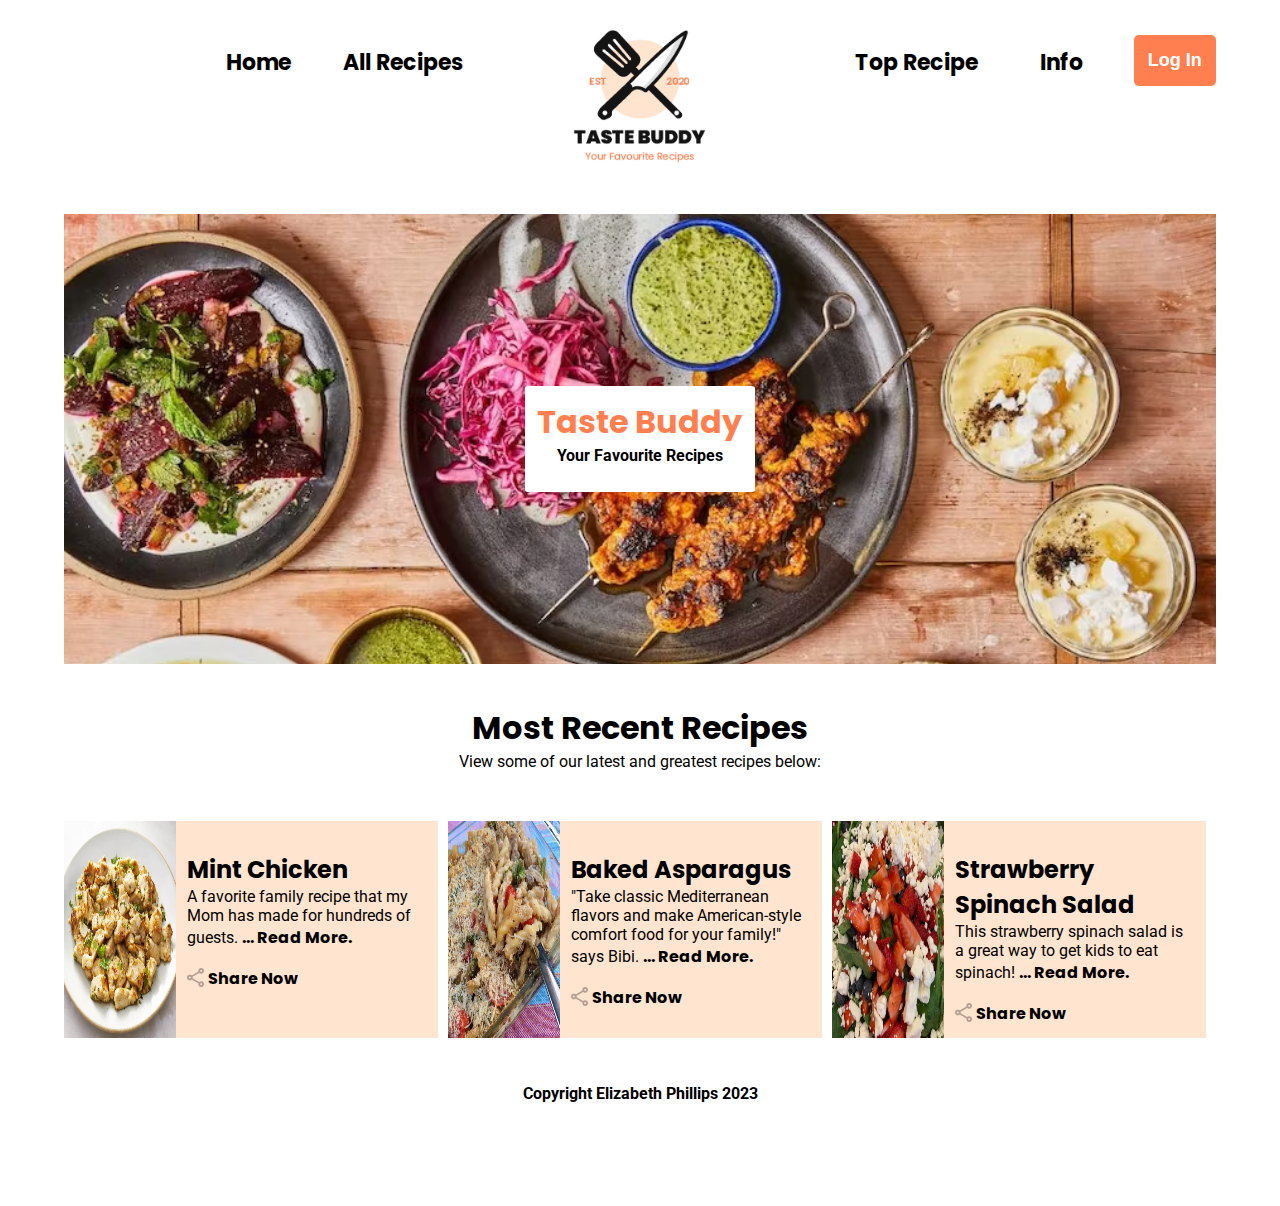
<file: index.html>
<!DOCTYPE html>
<html lang="en">
<head>
    <meta charset="UTF-8">
    <meta http-equiv="X-UA-Compatible" content="IE=edge">
    <meta name="viewport" content="width=device-width, initial-scale=1.0">

    <link rel="stylesheet" href="style.css">
    <link rel="preconnect" href="https://fonts.googleapis.com">
    <link rel="preconnect" href="https://fonts.gstatic.com" crossorigin>
    <link href="https://fonts.googleapis.com/css2?family=Poppins:ital,wght@0,400;0,700;1,400;1,700&family=Roboto:wght@300&display=swap" rel="stylesheet">
    
    <title>Odin Recipes - Taste Buddy</title>
</head>
<body class="homepage">

    <div id="wrapper">

        <div id="header">

            <div id="share"></div>

            <div id="nav-one" class="nav">
                <ul>
                    <li><a href="#">Home</a></li>
                    <li><a href="#">All Recipes</a></li>
                </ul>
            </div>

            <div id="logo"><a href="#"><img src="recipes/images/logo.png" alt="Odin Recipes Logo"></a></div>
            
            <div id="nav-two" class="nav">
                <ul>
                    <li><a href="#">Top Recipe</a></li>
                    <li><a href="#">Info</a></li>
                </ul>
            </div> 

            <div id="profile"><button href="#">Log In</button></div>


        </div><!-- #header end --> 
        
        <div id="content">

            <div id="billboard">
                
                <div id="hello-text">

                    <h1>Taste Buddy</h1>
                    <p>Your Favourite Recipes</p>

                </div>
            </div>

            <div id="divider-headline">

                <h1>Most Recent Recipes</h1>

                <p>View some of our latest and greatest recipes below:</p>

            </div>

            <div id="recipes">

                <!-- <ul id="latest-list">
                    <li><a href="recipes/mint-chicken.html"><img src="recipes/images/mint-chicken-dish.webp" alt="Mint Chicken Dish"></a>
                        <span class="hide meal-title"><a href="recipes/mint-chicken.html">Mint Chicken</a></span></li>
                    <li><a href="recipes/baked-asparagus.html"><img src="recipes/images/baked-asparagus-dish.webp" alt="Baked Asparagus and Mushroom Dish"></a>
                        <span class="hide meal-title"><a href="recipes/baked-asparagus.html">Baked Asparagus and Mushroom</a></span></li>
                    <li><a href="recipes/strawberry-spinah.html"><img src="recipes/images/strawberry-spinach-dish.webp" alt="Strawberry Spinach Salad "></a>
                        <span class="hide meal-title"><a href="recipes/strawberry-spinah.html">Strawberry Spinach Salad</a></span></li> 
                </ul>-->

                <div class="recipe">

                    <img src="recipes/images/mint-chicken-dish.webp" alt="Mint Chicken Dish">
                    
                    <div class="recipe-info">

                        <h2>Mint Chicken</h2>
                        <p>A favorite family recipe that my Mom has made for hundreds of guests. <a href="recipes/mint-chicken.html">... Read More.</a></p>

                        <div class="share">
                            <img src="recipes/images/share.png" alt="Share">
                            <p><a href="#">Share Now</a></p>

                        </div>
                    </div>
                </div>

                <div class="recipe">

                    <img src="recipes/images/baked-asparagus-dish.webp" alt="Baked Asparagus dish">
                    
                    <div class="recipe-info">

                        <h2>Baked Asparagus</h2>
                        <p>"Take classic Mediterranean flavors and make American-style comfort food for your family!" says Bibi. <a href="recipes/baked-asparagus.html">... Read More.</a></p>

                        <div class="share">
                            <img src="recipes/images/share.png" alt="Share">
                            <p><a href="#">Share Now</a></p>

                        </div>
                    </div>
                </div>

                <div class="recipe">

                    <img src="recipes/images/strawberry-spinach-dish.webp" alt="Strawberry Spinach Salad">
                    
                    <div class="recipe-info">

                        <h2>Strawberry Spinach Salad</h2>
                        <p>This strawberry spinach salad is a great way to get kids to eat spinach! <a href="recipes/strawberry-spinah.html">... Read More.</a></p>

                        <div class="share">
                            <img src="recipes/images/share.png" alt="Share">
                            <p><a href="#">Share Now</a></p>
                    </div>
                </div>

            </div>

        </div><!-- #content end --> 

        <div id="footer">

            <p>Copyright Elizabeth Phillips 2023</p>


        </div><!-- #footer end --> 

    </div><!-- #wrapper end --> 

    
</body>
</html>
</file>
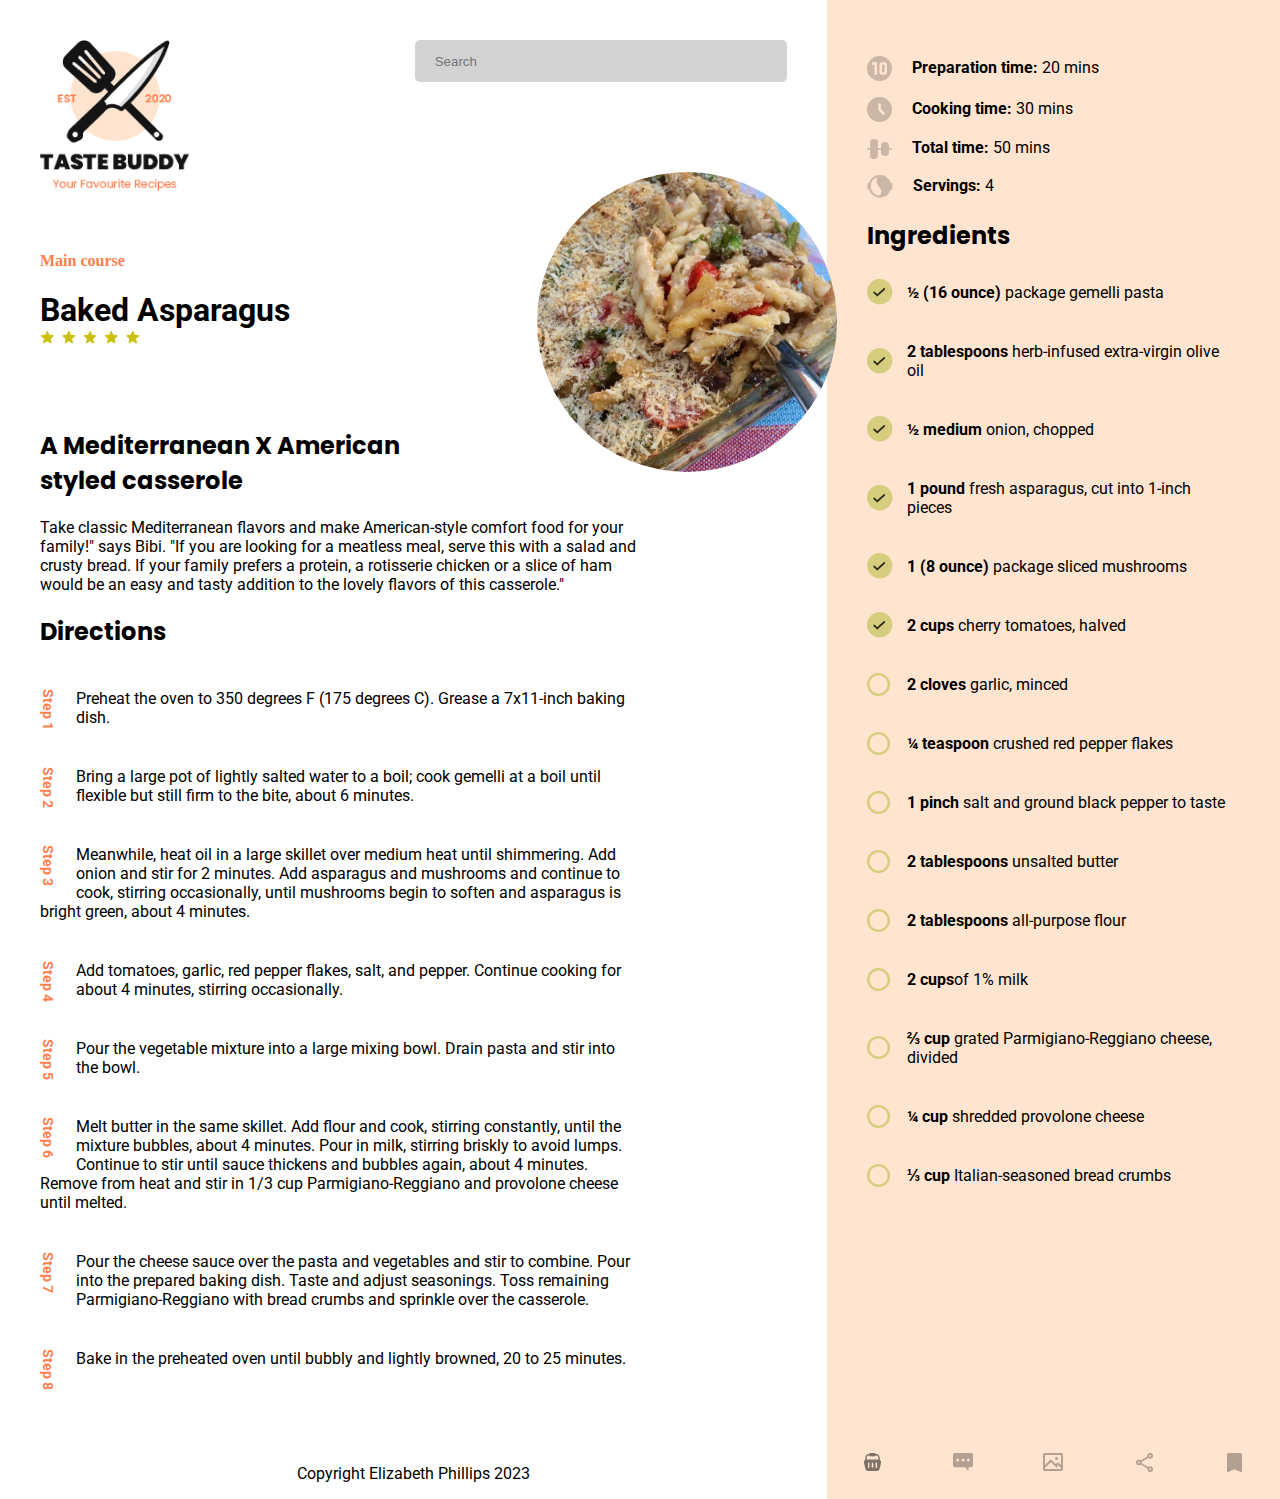
<file: recipes/baked-asparagus.html>
<!DOCTYPE html>
<html lang="en">
<head>
    <meta charset="UTF-8">
    <meta http-equiv="X-UA-Compatible" content="IE=edge">
    <meta name="viewport" content="width=device-width, initial-scale=1.0">

    <link rel="stylesheet" href="../style.css">
    <link rel="preconnect" href="https://fonts.googleapis.com">
    <link rel="preconnect" href="https://fonts.gstatic.com" crossorigin>
    <link href="https://fonts.googleapis.com/css2?family=Poppins:ital,wght@0,400;0,700;1,400;1,700&family=Roboto:wght@300&display=swap" rel="stylesheet">

    <title>Odin Recipes - Baked Asparagus</title>
</head>
<body class="recipepage">
    
    <div id="wrapper">

        <div id="main-content">

            <a href="../index.html"><img id="logo" src="images/logo.png" alt="Taste Buddy"></a>
            <input id="search" placeholder="Search">

            <div class="recipe-heading">

                <h4>Main course</h4>

                <h1>Baked Asparagus</h1>
                <p><img class="fivestars" src="images/fivestars.png" alt="star rating"></p>

                <img class="dishimage" src="images/baked-asparagus-dish.webp" alt="Baked Asparagus">

            </div>

            <div class="recipe-directions">

                <div class="recipe-intro">

                    <h2>A Mediterranean X American styled casserole</h2>
                    <p>Take classic Mediterranean flavors and make American-style comfort food for your family!" says Bibi. 
                        "If you are looking for a meatless meal, serve this with a salad and crusty bread. 
                        If your family prefers a protein, a rotisserie chicken or a slice of ham would be an easy and tasty addition to the lovely flavors of this casserole."</p>

                </div>

                <h2>Directions</h2>
                <ol>
                    <li><span class="step-no">Step 1</span><span class="steps">Preheat the oven to 350 degrees F (175 degrees C). Grease a 7x11-inch baking dish.</span></li>
            
                    <li><span class="step-no">Step 2</span><span class="steps">Bring a large pot of lightly salted water to a boil; cook gemelli at a boil until flexible but still firm to the bite, about 6 minutes.</span></li>

                    <li><span class="step-no">Step 3</span><span class="steps">Meanwhile, heat oil in a large skillet over medium heat until shimmering. Add onion and stir for 2 minutes. 
                        Add asparagus and mushrooms and continue to cook, stirring occasionally, until mushrooms begin to soften and asparagus is bright green, about 4 minutes.</span></li>
        
                    <li><span class="step-no">Step 4</span><span class="steps">Add tomatoes, garlic, red pepper flakes, salt, and pepper. 
                        Continue cooking for about 4 minutes, stirring occasionally.</span></li>
                    
                    <li><span class="step-no">Step 5</span><span class="steps">Pour the vegetable mixture into a large mixing bowl. Drain pasta and stir into the bowl.</span></li>
                    
                    <li><span class="step-no">Step 6</span><span class="steps">Melt butter in the same skillet. Add flour and cook, stirring constantly, until the mixture bubbles, about 4 minutes. 
                        Pour in milk, stirring briskly to avoid lumps. Continue to stir until sauce thickens and bubbles again, about 4 minutes. Remove from heat and stir in 1/3 cup Parmigiano-Reggiano and provolone cheese until melted.</span></li>
                    
                    <li><span class="step-no">Step 7</span><span class="steps">Pour the cheese sauce over the pasta and vegetables and stir to combine. 
                        Pour into the prepared baking dish. Taste and adjust seasonings. Toss remaining Parmigiano-Reggiano with bread crumbs and sprinkle over the casserole.</span></li>
                    
                    <li><span class="step-no">Step 8</span><span class="steps">Bake in the preheated oven until bubbly and lightly browned, 20 to 25 minutes.</span></li>
                </ol>

            </div>

            <div class="copyright">
                <p>Copyright Elizabeth Phillips 2023</p>
            </div>

        </div><!-- End Main-content -->

        <div id="side-content">

            <div id="quick-info">

                <p><img src="images/ten.png" alt="Preparation time">Preparation time: <span>20 mins</span></p>

                <p><img src="images/time.png" alt="Cooking time">Cooking time: <span>30 mins</span></p>

                <p><img src="images/trend.png" alt="Total time">Total time: <span>50 mins</span></p>

                <p><img src="images/halfhalf.png" alt="Servings">Servings: <span>4</span></p>

            </div><!-- End Quick-info -->

            <div id="ingredients">

                <h2>Ingredients</h2>

                <ul>

                    <li  class="done"><span>½ (16 ounce)</span> package gemelli pasta</li>

                    <li  class="done"><span>2 tablespoons</span> herb-infused extra-virgin olive oil</li>
                        
                    <li  class="done"><span>½ medium</span> onion, chopped</li>
                        
                    <li  class="done"><span>1 pound</span> fresh asparagus, cut into 1-inch pieces</li>
                        
                    <li  class="done"><span>1 (8 ounce)</span> package sliced mushrooms</li>
                        
                    <li  class="done"><span>2 cups</span> cherry tomatoes, halved</li>
                    
                    <li class="not-done"><span>2 cloves</span> garlic, minced</li>
                    
                    <li class="not-done"><span>¼ teaspoon</span> crushed red pepper flakes</li>
                    
                    <li class="not-done"><span>1 pinch</span> salt and ground black pepper to taste</li>
                    
                    <li class="not-done"><span>2 tablespoons</span> unsalted butter</li>
                    
                    <li class="not-done"><span>2 tablespoons</span> all-purpose flour</li>
                    
                    <li class="not-done"><span>2 cups</span>of 1% milk</li>
                    
                    <li class="not-done"><span>⅔ cup</span> grated Parmigiano-Reggiano cheese, divided</li>
                    
                    <li class="not-done"><span>¼ cup</span> shredded provolone cheese</li>
                    
                    <li class="not-done"><span>⅓ cup</span> Italian-seasoned bread crumbs</li>

                </ul>

                <div class="add-links">

                   <a href="#"><img src="images/basket.png" alt="Add items to basket" title="Add items to basket"></a>
                   <a href="#"><img src="images/comment.png" alt="Comment" title="Leave a comment"></a>
                   <a href="#"><img src="images/image.png" alt="Upload image" title="Upload your own image"></a>
                   <a href="#"><img src="images/share.png" alt="Share" title="Share"></a>
                   <a href="#"><img src="images/bookmark.png" alt="Bookmark" title="Bookmark this page"></a>

                </div>

            </div><!-- End ingredients -->
            
        </div><!-- End side-content -->

    </div><!-- End wrapper -->
    
</body>
</html>
</file>
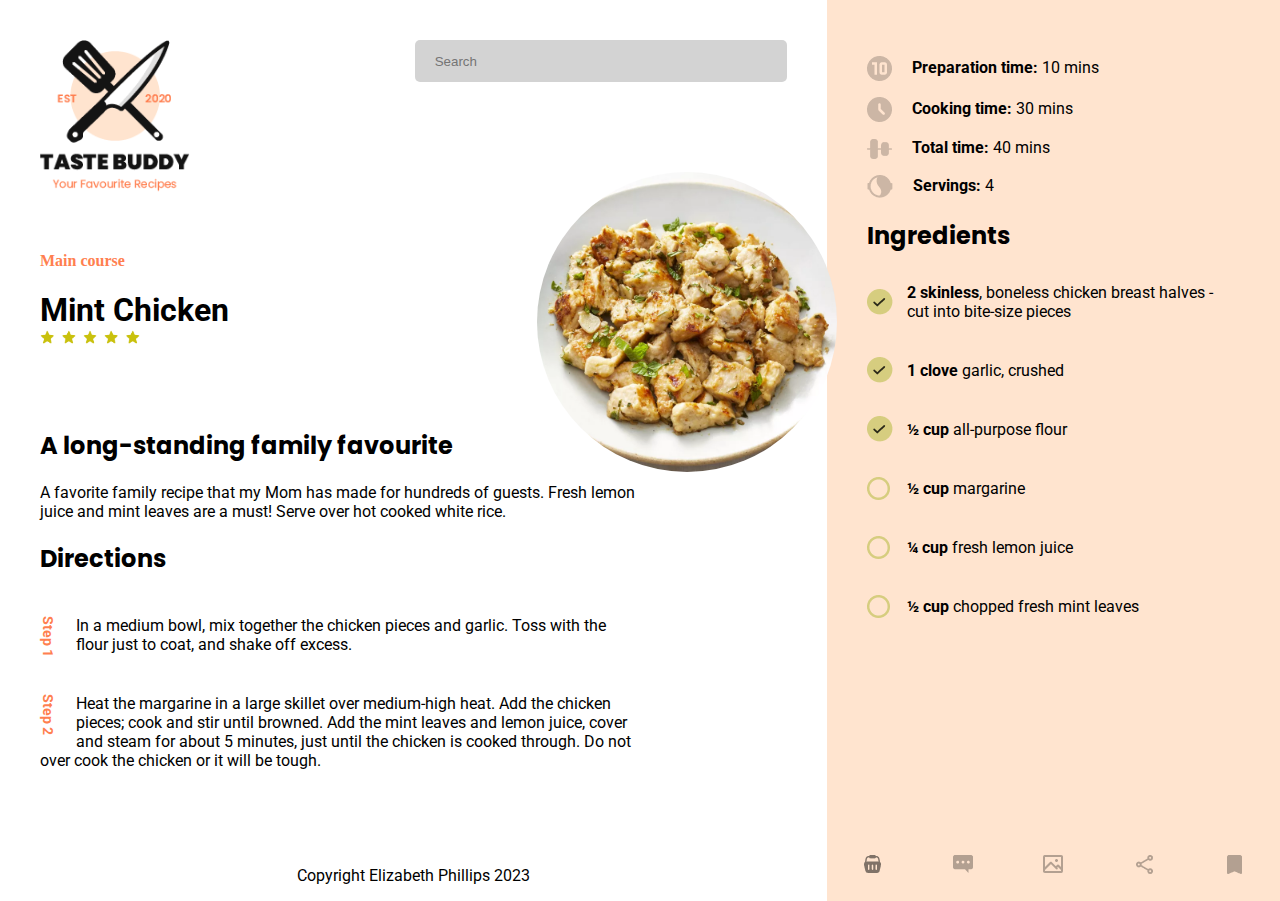
<file: recipes/mint-chicken.html>
<!DOCTYPE html>
<html lang="en">
<head>
    <meta charset="UTF-8">
    <meta http-equiv="X-UA-Compatible" content="IE=edge">
    <meta name="viewport" content="width=device-width, initial-scale=1.0">

    <link rel="stylesheet" href="../style.css">
    <link rel="preconnect" href="https://fonts.googleapis.com">
    <link rel="preconnect" href="https://fonts.gstatic.com" crossorigin>
    <link href="https://fonts.googleapis.com/css2?family=Poppins:ital,wght@0,400;0,700;1,400;1,700&family=Roboto:wght@300&display=swap" rel="stylesheet">

    <title>Odin Recipes - Mint Chicken</title>
</head>
<body class="recipepage">
    
    <div id="wrapper">

        <div id="main-content">

            <a href="../index.html"><img id="logo" src="images/logo.png" alt="Taste Buddy"></a>
            <input id="search" placeholder="Search">

            <div class="recipe-heading">

                <h4>Main course</h4>

                <h1>Mint Chicken</h1>
                <p><img class="fivestars" src="images/fivestars.png" alt="star rating"></p>

                <img class="dishimage" src="images/mint-chicken-dish.webp" alt="Mint Chicken">

            </div>

            <div class="recipe-directions">

                <div class="recipe-intro">

                    <h2>A long-standing family favourite</h2>
                    <p>A favorite family recipe that my Mom has made for hundreds of guests. Fresh lemon juice and mint leaves are a must! 
                        Serve over hot cooked white rice.</p>

                </div>

                <h2>Directions</h2>
                <ol>
                    <li><span class="step-no">Step 1</span><span class="steps">In a medium bowl, mix together the chicken pieces and garlic. 
                        Toss with the flour just to coat, and shake off excess.</span></li>
            
                    <li><span class="step-no">Step 2</span><span class="steps">Heat the margarine in a large skillet over medium-high heat. 
                        Add the chicken pieces; cook and stir until browned. Add the mint leaves and lemon juice, 
                        cover and steam for about 5 minutes, just until the chicken is cooked through. 
                        Do not over cook the chicken or it will be tough.</span></li>
                </ol>

            </div>

            <div class="copyright">
                <p>Copyright Elizabeth Phillips 2023</p>
            </div>

        </div><!-- End Main-content -->

        <div id="side-content">

            <div id="quick-info">

                <p><img src="images/ten.png" alt="Preparation time">Preparation time: <span>10 mins</span></p>

                <p><img src="images/time.png" alt="Cooking time">Cooking time: <span>30 mins</span></p>

                <p><img src="images/trend.png" alt="Total time">Total time: <span>40 mins</span></p>

                <p><img src="images/halfhalf.png" alt="Servings">Servings: <span>4</span></p>

            </div><!-- End Quick-info -->

            <div id="ingredients">

                <h2>Ingredients</h2>

                <ul>
                    <li class="done"><span>2 skinless</span>, boneless chicken breast halves - cut into bite-size pieces</li>
            
                    <li class="done"><span>1 clove</span> garlic, crushed</li>
                        
                    <li class="done"><span>½ cup</span> all-purpose flour</li>
                        
                    <li class="not-done"><span>½ cup</span> margarine</li>
                        
                     <li class="not-done"><span>¼ cup</span> fresh lemon juice</li>
                        
                    <li class="not-done"><span>½ cup</span> chopped fresh mint leaves</li>
                </ul>

                <div class="add-links">

                   <a href="#"><img src="images/basket.png" alt="Add items to basket" title="Add items to basket"></a>
                   <a href="#"><img src="images/comment.png" alt="Comment" title="Leave a comment"></a>
                   <a href="#"><img src="images/image.png" alt="Upload image" title="Upload your own image"></a>
                   <a href="#"><img src="images/share.png" alt="Share" title="Share"></a>
                   <a href="#"><img src="images/bookmark.png" alt="Bookmark" title="Bookmark this page"></a>

                </div>

            </div><!-- End ingredients -->
            
        </div><!-- End side-content -->

    </div><!-- End wrapper -->
    
</body>
</html>
</file>
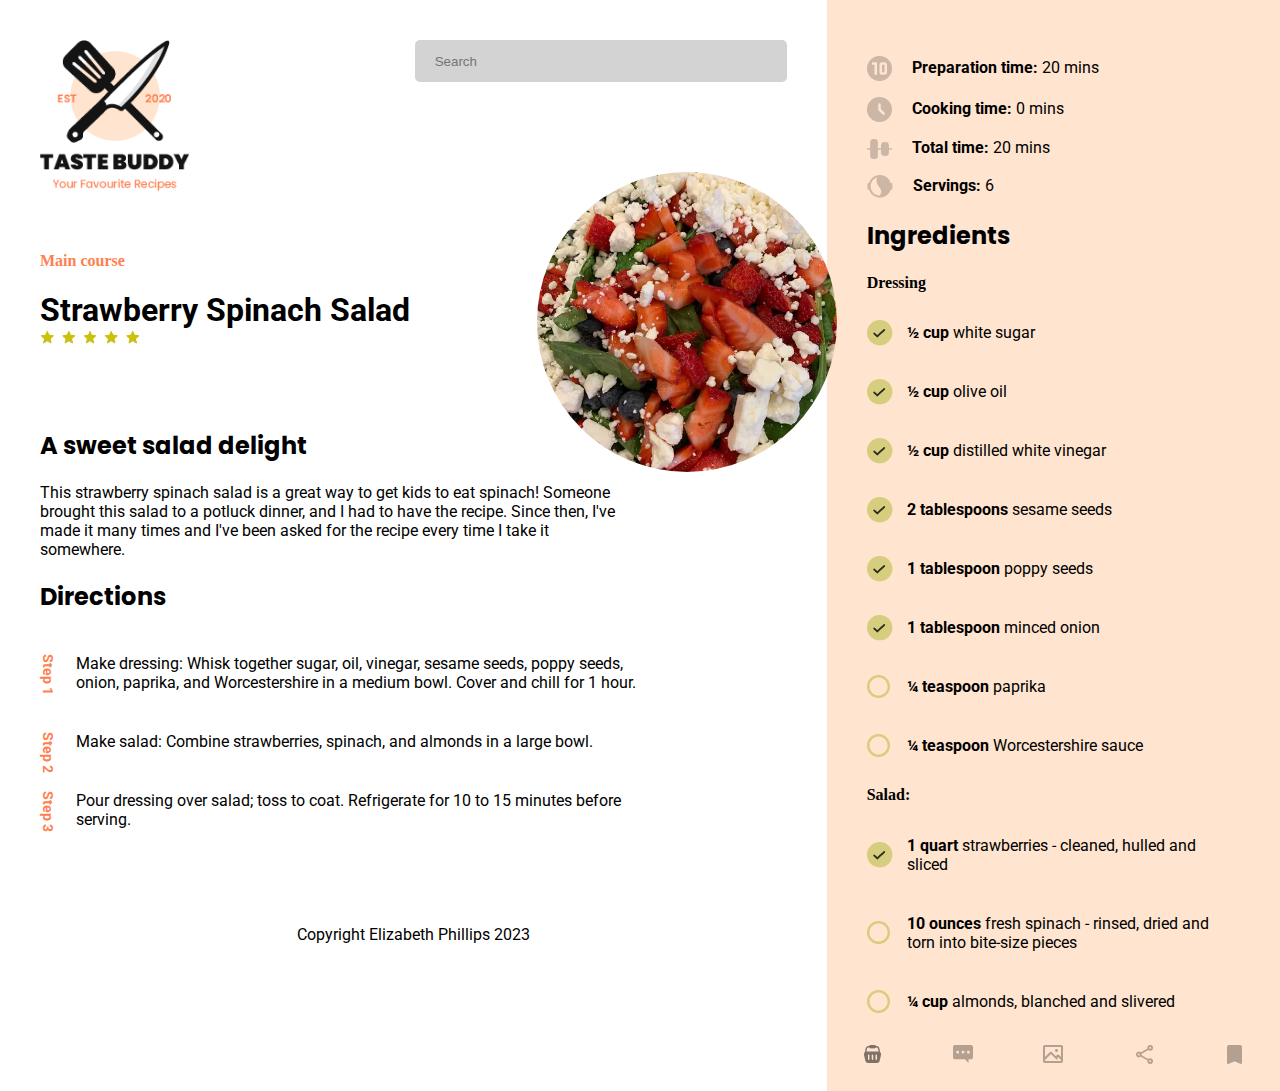
<file: recipes/strawberry-spinah.html>
<!DOCTYPE html>
<html lang="en">
<head>
    <meta charset="UTF-8">
    <meta http-equiv="X-UA-Compatible" content="IE=edge">
    <meta name="viewport" content="width=device-width, initial-scale=1.0">

    <link rel="stylesheet" href="../style.css">
    <link rel="preconnect" href="https://fonts.googleapis.com">
    <link rel="preconnect" href="https://fonts.gstatic.com" crossorigin>
    <link href="https://fonts.googleapis.com/css2?family=Poppins:ital,wght@0,400;0,700;1,400;1,700&family=Roboto:wght@300&display=swap" rel="stylesheet">

    <title>Odin Recipes - Strawberry Spinach Salad</title>
</head>
<body class="recipepage">
    
    <div id="wrapper">

        <div id="main-content">

            <a href="../index.html"><img id="logo" src="images/logo.png" alt="Taste Buddy"></a>
            <input id="search" placeholder="Search">

            <div class="recipe-heading">

                <h4>Main course</h4>

                <h1>Strawberry Spinach Salad</h1>
                <p><img class="fivestars" src="images/fivestars.png" alt="star rating"></p>

                <img class="dishimage" src="images/strawberry-spinach-dish.webp" alt="Strawberry Spinach Salad">

            </div>

            <div class="recipe-directions">

                <div class="recipe-intro">

                    <h2>A sweet salad delight</h2>
                    <p>This strawberry spinach salad is a great way to get kids to eat spinach! Someone brought this salad to a potluck dinner, and I had to have the recipe. 
                        Since then, I've made it many times and I've been asked for the recipe every time I take it somewhere.</p>

                </div>

                <h2>Directions</h2>
                <ol>
                    <li><span class="step-no">Step 1</span><span class="steps">Make dressing: Whisk together sugar, oil, vinegar, sesame seeds, poppy seeds, onion, paprika, and Worcestershire in a medium bowl. 
            Cover and chill for 1 hour.</span></li>
            
                    <li><span class="step-no">Step 2</span><span class="steps">Make salad: Combine strawberries, spinach, and almonds in a large bowl.</span></li>

                    <li><span class="step-no">Step 3</span><span class="steps">Pour dressing over salad; toss to coat. Refrigerate for 10 to 15 minutes before serving.</span></li>
        
                </ol>

            </div>

            <div class="copyright">
                <p>Copyright Elizabeth Phillips 2023</p>
            </div>

        </div><!-- End Main-content -->

        <div id="side-content">

            <div id="quick-info">

                <p><img src="images/ten.png" alt="Preparation time">Preparation time: <span>20 mins</span></p>

                <p><img src="images/time.png" alt="Cooking time">Cooking time: <span>0 mins</span></p>

                <p><img src="images/trend.png" alt="Total time">Total time: <span>20 mins</span></p>

                <p><img src="images/halfhalf.png" alt="Servings">Servings: <span>6</span></p>

            </div><!-- End Quick-info -->

            <div id="ingredients">

                <h2>Ingredients</h2>

                <h4>Dressing</h4>

                <ul>

                    <li class="done"><span>½ cup</span> white sugar</li>

                    <li class="done"><span>½ cup</span> olive oil</li>
                        
                    <li class="done"><span>½ cup</span> distilled white vinegar</li>
                        
                    <li class="done"><span>2 tablespoons</span> sesame seeds</li>
                        
                    <li class="done"><span>1 tablespoon</span> poppy seeds</li>
                        
                    <li class="done"><span>1 tablespoon</span> minced onion</li>
                    
                    <li class="not-done"><span>¼ teaspoon</span> paprika</li>
                    
                    <li class="not-done"><span>¼ teaspoon</span> Worcestershire sauce</li>
                    
                </ul>

                <h4>Salad:</h4>

                <ul>

                    <li class="done"><span>1 quart</span> strawberries - cleaned, hulled and sliced</li>
        
                    <li class="not-done"><span>10 ounces</span> fresh spinach - rinsed, dried and torn into bite-size pieces</li>
                    
                    <li class="not-done"><span>¼ cup</span> almonds, blanched and slivered</li>

                </ul>

                <div id="spacer"></div>

                <div class="add-links">

                   <a href="#"><img src="images/basket.png" alt="Add items to basket" title="Add items to basket"></a>
                   <a href="#"><img src="images/comment.png" alt="Comment" title="Leave a comment"></a>
                   <a href="#"><img src="images/image.png" alt="Upload image" title="Upload your own image"></a>
                   <a href="#"><img src="images/share.png" alt="Share" title="Share"></a>
                   <a href="#"><img src="images/bookmark.png" alt="Bookmark" title="Bookmark this page"></a>

                </div>

            </div><!-- End ingredients -->
            
        </div><!-- End side-content -->

    </div><!-- End wrapper -->
    
</body>
</html>
</file>
<file: style.css>
body {
   /****
    background-color: #fef1e1;
    background-image: url(recipes/images/background.png);
    background-size: 100%;
    width: 100%;
    ****/
    padding: 0;
    margin: 0;
    -webkit-animation-delay: 0.1s;
    -webkit-animation-name: fontfix;
    -webkit-animation-duration: 0.1s;
    -webkit-animation-iteration-count: 1;
    -webkit-animation-timing-function: linear;
}

@-webkit-keyframes fontfix {
    from { opacity: 1; }
    to   { opacity: 1; }
}

.homepage #wrapper {
    width: 90%;
    margin: auto;
}

h1,
h2 {
    font-family: 'Poppins', sans-serif;
}

p,
li {
    font-family: Roboto, sans-serif;
}

a {
    text-decoration: none;
    color: black;
    font-family: 'Poppins', sans-serif;
}

a:hover {
    text-decoration: underline;
}

/***** Header *****/

#header {
    display: flex;
    padding: 30px 0;
}

#header #logo {
    flex: 1;
}

#header #logo img {
    width: 40%;
    max-width: 265px;
}

#header #logo {
    text-align: center;
}

#header .nav {
    flex: 1;
    text-align: center;
}

#header #profile,
#header #share {
    flex: .25
}

#header .nav ul {
    display: flex;
}

#header .nav li {
    flex: 1;
    display: inline-block;
    width: 100px;
    text-align: center;
    font-weight: bold;
    font-size: 22px;
}

#header #profile {
    text-align: center;
    margin-top: 5px;
}


#header #profile  button {
    width: 100%;
    padding: 15px 0;
    border-radius: 5px-;
    border-radius: 5px;
    border: none;
    background-color: coral;
    font-size: 18px;
    font-weight: bold;
    color: #fff;
}

/************/

/***** Content *****/

#content {
    padding: 1% 0 5% 0;
    /*****
    background-image: url(recipes/images/watermark.png);
    background-position: 0% -10%;
    background-repeat: no-repeat;
    *****/
}

#billboard {
    height: 450px;
    background-image: url(recipes/images/hero.avif);
    background-size: 100%;
    background-repeat: no-repeat;
    display: flex;
    align-items: center;
}

#billboard #hello-text {
    background-color: #fff;
    width: 20%;
    margin: 0 auto;
    text-align: center;
    padding: 1% 0;
    border-radius: 2%;
    border: none;
}

#billboard #hello-text h1 {
    color: #ff7f50;
    margin: 0;
}

#billboard #hello-text p {
    font-weight: bold;
    margin-top: 0;
}

#divider-headline {
    text-align: center;
    margin: 40px 0 50px 0;
}

#divider-headline h1 {
    margin-bottom: 0;
}

#divider-headline p {
    margin-top: 0;
}

/*****
#latest-list {
    padding: 0;
    list-style: none;
    display: flex;
    flex-wrap: wrap;
    justify-content: space-between;
    width: 100%;
}

#latest-list li {
    width: calc(95% / 3);
    height: 500px;
    gap: 20px;
}


#latest-list li img {
    max-width: 100%;
    border-radius: 5%;
    
}

#latest-list li {
    display: block;
    position: relative;
   
}

.hide {
    display: none;
    
}

#latest-list li a:hover + .hide {
    display: block;
    width: 80%;
    text-align: center;
    position: absolute;
    top: 0;
    left: 0;
    right: 0;
    margin-left: auto;
    margin-right: auto;
    border-radius: 5%;
    padding-top: 50px;
}

#latest-list li a:hover img {
    filter: brightness(50%);
}


#latest-list .hide a {
    font-family: 'Irish Grover';
    color: #fff;
    font-size: 32px;
}

*****/

#recipes {
    display: flex;
}

.recipe {
    display: flex;
    flex: 1;
    margin-right: 10px;
}

.recipe img {
    max-width: 30%;
    vertical-align: text-bottom;
}

.recipe-info {
    flex: 1;
    background-color: #FFE4CF;
    padding: 3%;
}

.recipe-info h2 {
    margin-bottom: 0;
}

.recipe-info p {
    margin-top: 0;
}

.recipe-info a {
    font-weight: bold;
}

.recipe-info .share p {
    display: inline;
}
/**********/


/***** Recipe page *****/

.recipepage #wrapper {
    display: flex;
}

#main-content {
    flex: 1;
    padding: 40px 40px 0 40px;
}

#main-content #logo {
    width: 150px;
}

#main-content #search {
    height: 40px;
    background-color: lightgray;
    border: none;
    padding-left: 20px;
    border-radius: 5px;
    vertical-align: top;
    float: right;
    width: 350px;
}

.recipe-heading {
        position: relative;
        margin-top: 50px;
}

.recipe-heading h1 {
    display: inline-block;
    font-family: 'Roboto', sans-serif;
    margin: 0;
    max-width: 60%;    
}

.recipe-heading h4 {
    color: #ff7f50;
}

.recipe-heading p {
    margin-top: 0;
}

.fivestars {
    width: 100px;
}

.recipe-heading .dishimage {
    float: right;
    border-radius: 50%;
    width: 300px;
    position: absolute;
    right: -50px;
    top: -80px;
    z-index: 100;
}

.recipe-intro h2 {
    max-width: 70%;
}

.recipe-directions {
    margin-top: 80px;
    max-width: 80%;
}

.recipe-directions {
    max-width: 80%;
    padding-bottom: 40px;
}

.recipe-directions ol {
    list-style-type: none;
    padding: 0;
}

.recipe-directions ol li {
    margin: 40px 0;
}

.recipe-directions li .step-no {
    writing-mode: vertical-lr;
    color: #ff7f50;
    font-size: 14px;
    font-weight: bold;
    vertical-align: top;
    display: block;
    float: left;
    padding: 0 20px 0 0;

}

.copyright {
    text-align: center;
}

/**********/

#side-content {
    flex: .5;
    background-color: #FFE4CF;
    padding: 40px 40px 0 40px;
    position: relative;
}

#quick-info img {
    vertical-align: middle;
    margin-right: 20px;
}

#quick-info p {
    font-weight: bold;
}

#quick-info span {
    font-weight: normal;
}

#ingredients ul li.done {
    padding: 10px;
    padding-left: 40px;
    background: url('recipes/images/tick.png') no-repeat left;
    margin: 20px 0;
}

#ingredients ul {
    list-style-type: none;
    padding: 0;
}

#ingredients li span {
    font-weight: bold;
}

#ingredients ul li.not-done {
    padding: 10px;
    background: url('recipes/images/empty.png') no-repeat left;
    padding-left: 40px;
    margin: 20px 0;
}

.add-links {
    display: flex;
    width: 100%;
    text-align: center;
    position: absolute;
    left: 0;
    bottom: 20px;
}

.add-links a {
    flex: 1;
}

#spacer {
    height: 50px;
}

/***** Footer *****/

#footer p {
    padding: 30px;
    text-align: center;
    font-weight: bold;
}
</file>
